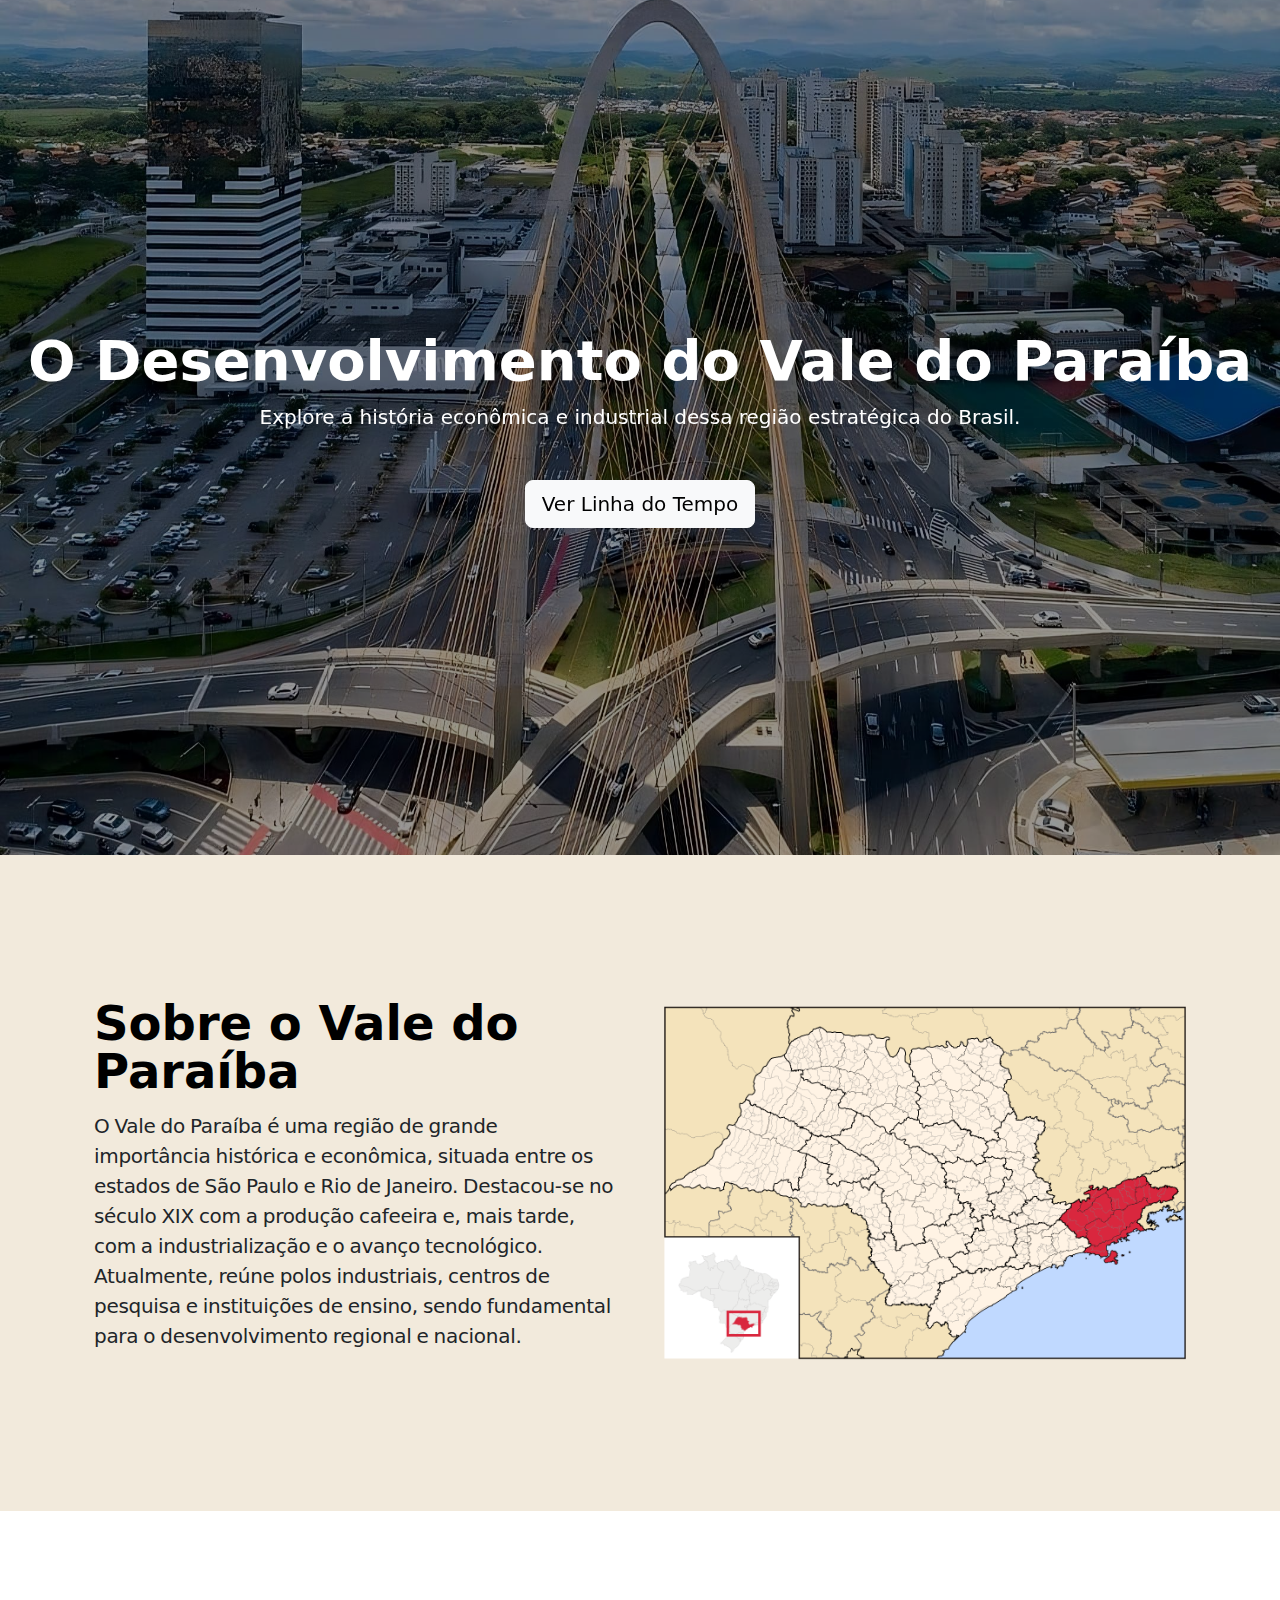
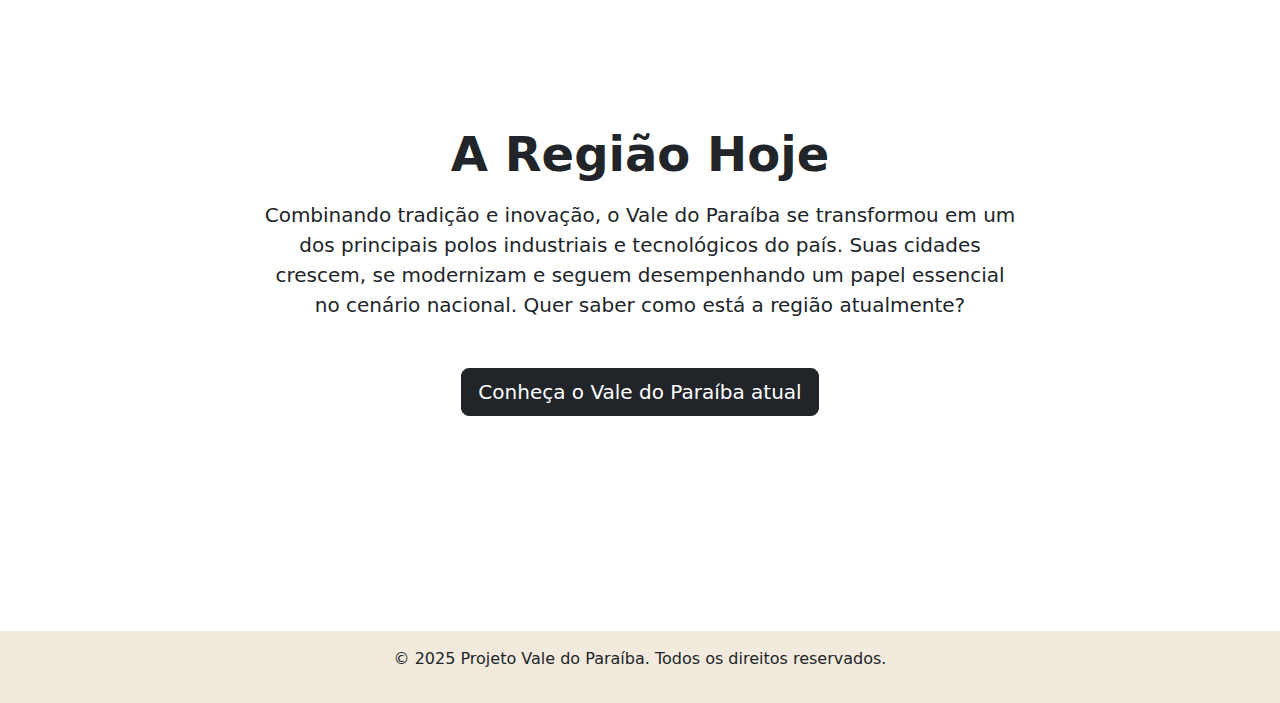
<file: index.html>
<!DOCTYPE html>
<html lang="pt-br">
  <head>
    <meta charset="UTF-8" />
    <meta name="viewport" content="width=device-width, initial-scale=1.0" />
    <title>Sobre o Vale do Paraíba</title>
    <link rel="icon" type="image/svg+xml" href="./mountain.svg">
    <link
      href="https://cdn.jsdelivr.net/npm/bootstrap@5.3.0/dist/css/bootstrap.min.css"
      rel="stylesheet"
    />
    <link rel="stylesheet" href="style.css" />
  </head>
  <body>
    <!--Parte inicial da página inicial contendo um carrossel feito em bootstrap e um texto que fica por cima 
        e um botão pra redirecionar para a parte da timeline-->
    <section>
      <div
        id="carouselExample"
        class="carousel slide position-relative"
        data-bs-ride="carousel"
        data-bs-interval="3000"
        style="height: 95vh; overflow: hidden"
      >
        <!-- Texto sobreposto -->
        <!--Texto e botão que vão levar para a página de timeline-->
        <div
          class="position-absolute top-0 start-0 w-100 h-100 d-flex flex-column justify-content-center align-items-center text-center"
          style="z-index: 2; background: rgba(0, 0, 0, 0.4)"
        >
          <h1 class="text-white fw-bold display-4">
            O Desenvolvimento do Vale do Paraíba
          </h1>
          <p class="text-white fw-normal lead mb-4">
            Explore a história econômica e industrial dessa região estratégica
            do Brasil.
          </p>
          <a href="timeline.html" class="btn btn-light btn-lg mt-4"
            >Ver Linha do Tempo</a
          >
        </div>

        <!-- Carrossel de imagens -->
        <!--Carrossel em bootstrap feito para mostrar algumas imagens do vale do paraíba-->
        <div class="carousel-inner" style="z-index: 1">
          <div class="carousel-item active">
            <img
              src="imgs/PonteEstaiada.jpeg"
              class="d-block w-100"
              alt="Imagem 1"
              style="height: 100vh; object-fit: cover"
            />
          </div>
          <div class="carousel-item">
            <img
              src="imgs/VincentinoAranha.jpeg"
              class="d-block w-100"
              alt="Imagem 2"
              style="height: 100vh; object-fit: cover"
            />
          </div>
          <div class="carousel-item">
            <img
              src="imgs/Cristo.png"
              class="d-block w-100"
              alt="Imagem 3"
              style="height: 100vh; object-fit: cover"
            />
          </div>
          <div class="carousel-item">
            <img
              src="imgs/Parque.jpg"
              class="d-block w-100"
              alt="Imagem 4"
              style="height: 100vh; object-fit: cover"
            />
          </div>
        </div>
      </div>
    </section>

    <!--Introduçãozinha-->
    <!--Pequena introdução sobre o vale do paraíba, feito como uma seção de texto normal para servir de introdução 
    para a seção que vai redirecionar para o vale atualmente-->
    <section class="bg-pastel py-5">
      <div class="container col-xxl-8 px-4 py-5">
        <div class="row flex-lg-row-reverse align-items-center g-5 py-5">
          <div class="col-10 col-sm-8 col-lg-6">
            <img
              src="imgs/SaoPaulo_Meso_ValedoParaibaPaulista.svg.png"
              class="d-block mx-lg-auto img-fluid"
              alt="Bootstrap Themes"
              loading="lazy"
            />
          </div>
          <div class="col-lg-6">
            <h1 class="display-5 fw-bold text-body-emphasis lh-1 mb-3">
              Sobre o Vale do Paraíba
            </h1>
            <p class="lead fw-normal" style="word-spacing: -1px; letter-spacing: -0.3px">O Vale do Paraíba é uma região de grande importância histórica e econômica, situada entre os estados de São Paulo e Rio de Janeiro. Destacou-se no século XIX com a produção cafeeira e, mais tarde, com a industrialização e o avanço tecnológico. Atualmente, reúne polos industriais, centros de pesquisa e instituições de ensino, sendo fundamental para o desenvolvimento regional e nacional.</p>
          </div>
        </div>
      </div>
    </section>
    <!-- Vale Atual -->
    <!--A Seção com o botão para redirecionar para o vale atual-->
    <section class="hero d-flex align-items-center justify-content-center text-center bg-white" style="height: 80vh;">
  <div style="z-index: 2; max-width: 800px; margin: 0 auto; padding: 0 20px;">
    <h1 class="fw-bold display-4 text-dark mb-3">A Região Hoje</h1>
    <p class="text-dark fw-normal lead mb-4">
      Combinando tradição e inovação, o Vale do Paraíba se transformou em um dos principais polos industriais e tecnológicos do país. Suas cidades crescem, se modernizam e seguem desempenhando um papel essencial no cenário nacional. Quer saber como está a região atualmente?
    </p>
    <a href="valeatual.html" class="btn btn-dark btn-lg mt-4">
      Conheça o Vale do Paraíba atual
    </a>
  </div>
</section>

    <!-- Footer -->
    <!--É o footer-->
    <footer class="text-dark bg-pastel">
      <div>
        <p>
          &copy; 2025 Projeto Vale do Paraíba. Todos os direitos reservados.
        </p>
      </div>
    </footer>

    <script src="https://cdn.jsdelivr.net/npm/bootstrap@5.3.0/dist/js/bootstrap.bundle.min.js"></script>
  </body>
</html>
</file>
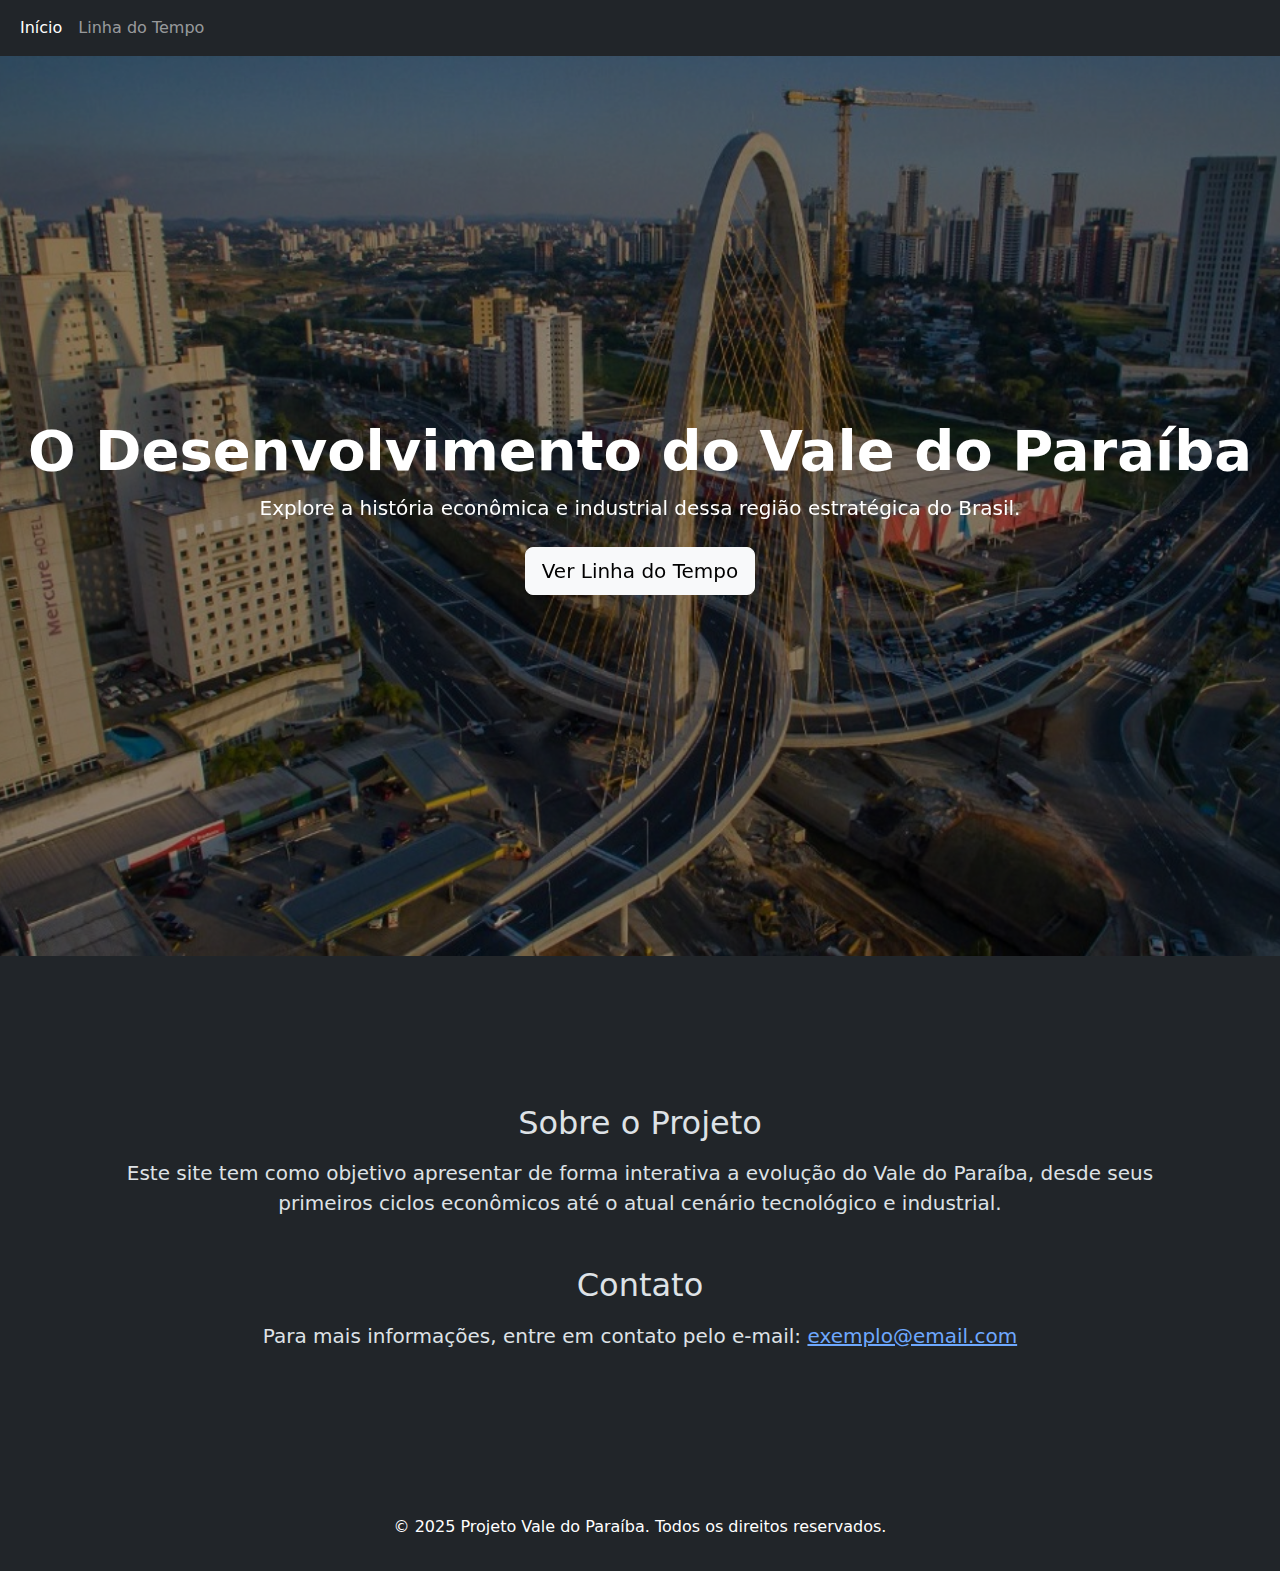
<file: home.html>
<!DOCTYPE html>
<html lang="pt-br" data-bs-theme="dark">
  <head>
    <meta charset="UTF-8" />
    <meta name="viewport" content="width=device-width, initial-scale=1.0" />
    <title>Vale do Paraíba - Desenvolvimento</title>
    <link
      href="https://cdn.jsdelivr.net/npm/bootstrap@5.3.0/dist/css/bootstrap.min.css"
      rel="stylesheet"
    />
    <link rel="stylesheet" href="style.css" />
  </head>
  <body class="azulzinho theme-dark">
    <!-- Navbar -->
    <section>
      <nav class="navbar navbar-expand-lg navbar-dark navbar-custom">
        <div class="container-fluid">
          <button
            class="navbar-toggler"
            type="button"
            data-bs-toggle="collapse"
            data-bs-target="#navbarNav"
          >
            <span class="navbar-toggler-icon"></span>
          </button>
          <div class="collapse navbar-collapse" id="navbarNav">
            <ul class="navbar-nav">
              <li class="nav-item">
                <a class="nav-link active" href="home.html">Início</a>
              </li>
              <li class="nav-item">
                <a class="nav-link" href="timeline.html">Linha do Tempo</a>
              </li>
            </ul>
          </div>
        </div>
      </nav>
    </section>

    <section>
      <div
        id="carouselExample"
        class="carousel slide position-relative"
        data-bs-ride="carousel"
        style="height: 100vh; overflow: hidden"
      >
        <!-- Texto sobreposto -->
        <div
          class="position-absolute top-0 start-0 w-100 h-100 d-flex flex-column justify-content-center align-items-center text-center"
          style="z-index: 2; background: rgba(0, 0, 0, 0.4)"
        >
          <h1 class="text-white fw-bold display-4">
            O Desenvolvimento do Vale do Paraíba
          </h1>
          <p class="text-white lead mb-4">
            Explore a história econômica e industrial dessa região estratégica
            do Brasil.
          </p>
          <a href="#timeline" class="btn btn-light btn-lg"
            >Ver Linha do Tempo</a
          >
        </div>

        <!-- Carrossel de imagens -->
        <div class="carousel-inner" style="z-index: 1">
          <div class="carousel-item active">
            <img
              src="2011832.jpeg"
              class="d-block w-100"
              alt="Imagem 1"
              style="height: 100vh; object-fit: cover"
            />
          </div>
          <div class="carousel-item">
            <img
              src="PanoramSJC.jpg"
              class="d-block w-100"
              alt="Imagem 2"
              style="height: 100vh; object-fit: cover"
            />
          </div>
          <div class="carousel-item">
            <img
              src="2011832.jpeg"
              class="d-block w-100"
              alt="Imagem 3"
              style="height: 100vh; object-fit: cover"
            />
          </div>
        </div>
      </div>
    </section>

    <!-- Seções futuras -->
    <section class="hero">
      <div class="container my-5" id="sobre">
        <h2>Sobre o Projeto</h2>
        <p>
          Este site tem como objetivo apresentar de forma interativa a evolução
          do Vale do Paraíba, desde seus primeiros ciclos econômicos até o atual
          cenário tecnológico e industrial.
        </p>
      </div>

      <div class="container my-5" id="contato">
        <h2>Contato</h2>
        <p>
          Para mais informações, entre em contato pelo e-mail:
          <a href="mailto:exemplo@email.com">exemplo@email.com</a>
        </p>
      </div>
    </section>

    <!-- Footer -->
    <footer>
      <div class="container">
        <p>
          &copy; 2025 Projeto Vale do Paraíba. Todos os direitos reservados.
        </p>
      </div>
    </footer>

    <script src="https://cdn.jsdelivr.net/npm/bootstrap@5.3.0/dist/js/bootstrap.bundle.min.js"></script>
  </body>
</html>
</file>
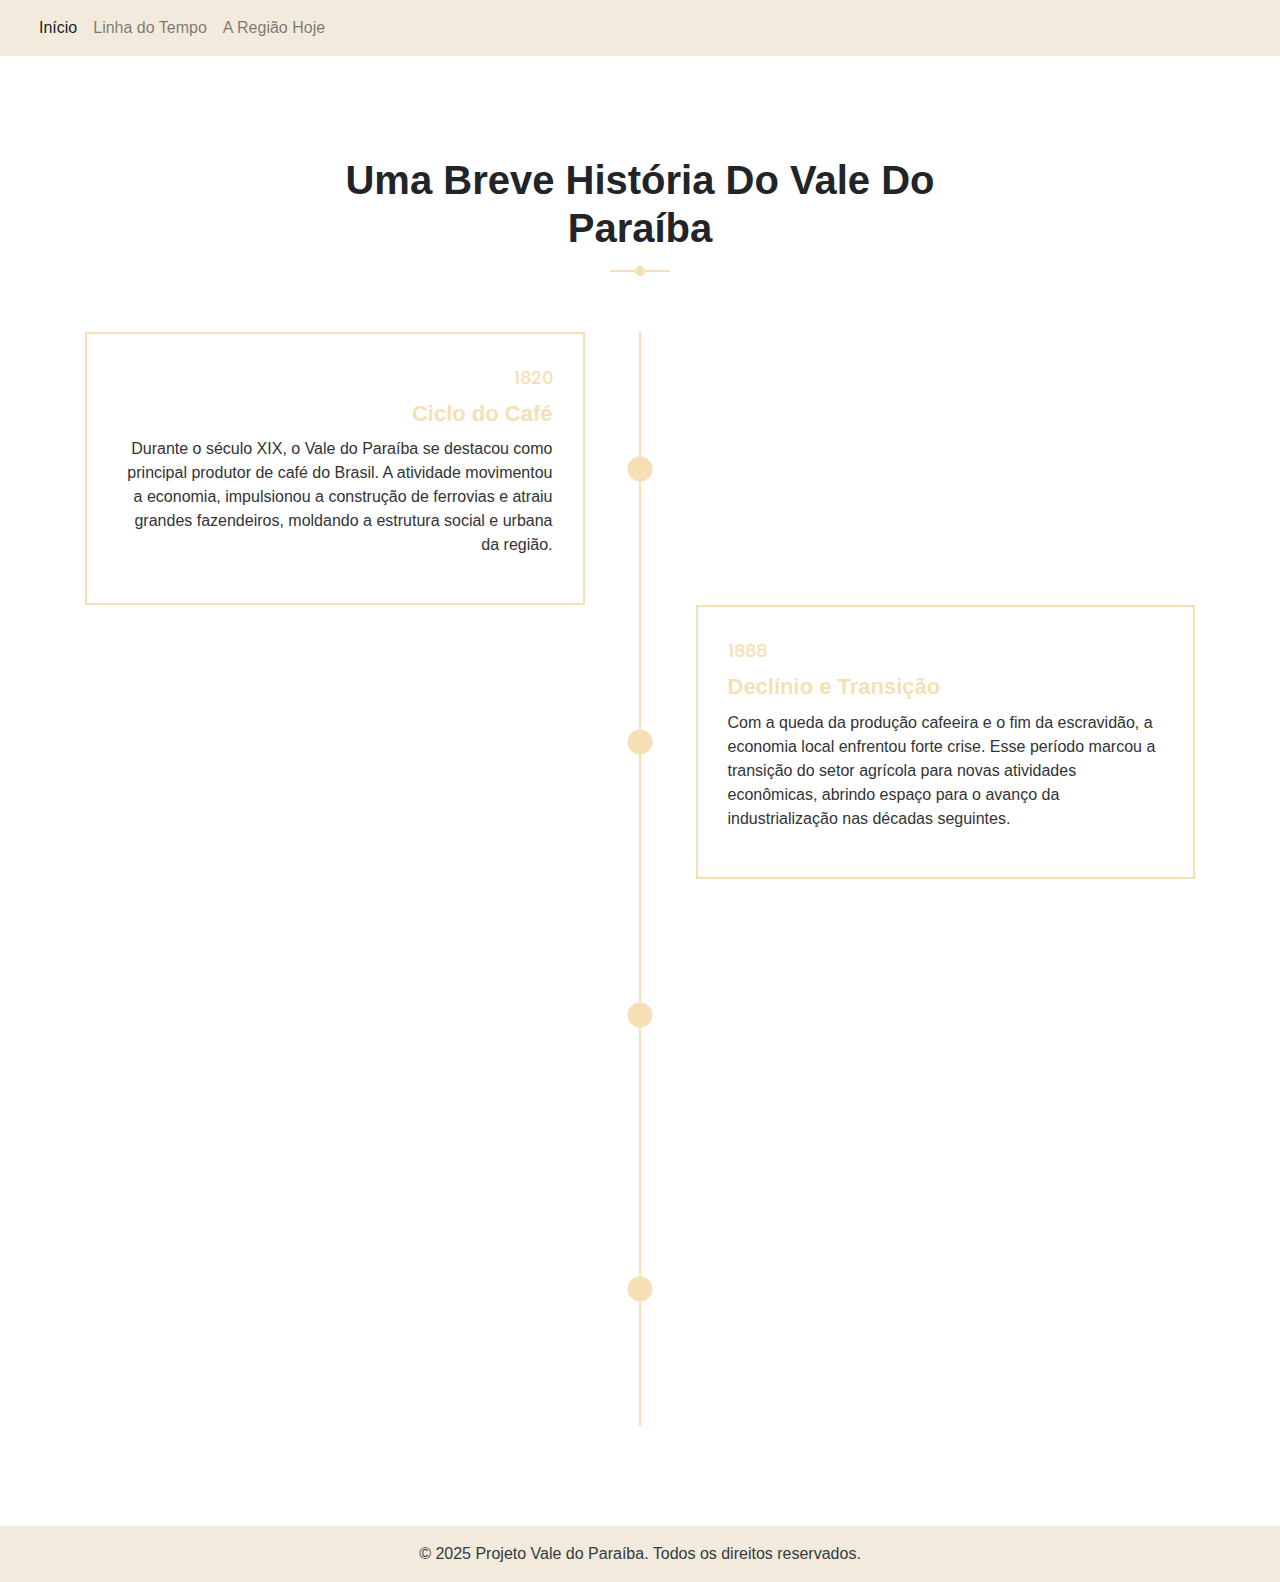
<file: timeline.html>
<!DOCTYPE html>
<html lang="pt-br">
  <head>
    <meta charset="UTF-8" />
    <meta name="viewport" content="width=device-width, initial-scale=1.0" />
    <title>Linha do Tempo</title>
    <link rel="icon" type="image/svg+xml" href="./mountain.svg">
    <link
      href="https://cdn.jsdelivr.net/npm/bootstrap@5.3.0/dist/css/bootstrap.min.css"
      rel="stylesheet"
    />
    <link rel="stylesheet" href="style.css" />
    <link
      href="//maxcdn.bootstrapcdn.com/bootstrap/4.1.1/css/bootstrap.min.css"
      rel="stylesheet"
      id="bootstrap-css"
    />
    <!--tem duas versões do bootstrap no projeto devido a timeline ter sido feita no bootstrap 4-->
    <script src="//maxcdn.bootstrapcdn.com/bootstrap/4.1.1/js/bootstrap.min.js"></script>
    <script src="//cdnjs.cloudflare.com/ajax/libs/jquery/3.2.1/jquery.min.js"></script>
    <link
      href="https://cdn.jsdelivr.net/npm/aos@2.3.4/dist/aos.css"
      rel="stylesheet"
    />
  </head>
  <body class="theme-dark">
    <!-- Navbar -->
    <!--A Navbar do próprio bootstrap para facilitar na organização e navegação entre as páginas-->
    <section class="bg-pastel">
      <nav class="navbar navbar-expand-lg navbar-light bg-pastel">
        <div class="container-fluid">
          <button
            class="navbar-toggler"
            type="button"
            data-bs-toggle="collapse"
            data-bs-target="#navbarNav"
            aria-controls="navbarNav"
            aria-expanded="false"
            aria-label="Toggle navigation"
          >
            <span class="navbar-toggler-icon"></span>
          </button>
          <div class="collapse navbar-collapse" id="navbarNav">
            <ul class="navbar-nav">
              <li class="nav-item">
                <a class="nav-link active" href="index.html">Início</a>
              </li>
              <li class="nav-item">
                <a class="nav-link" href="timeline.html">Linha do Tempo</a>
              </li>
              <li class="nav-item">
                <a class="nav-link" href="valeatual.html">A Região Hoje</a>
              </li>
            </ul>
          </div>
        </div>
      </nav>
    </section>

    <!--Timeline feita a partir de um modelo feito no bootstrap 4-->
    <link
      href="https://fonts.googleapis.com/css?family=Open+Sans:400,600,700|Poppins:400,500,600,700"
      rel="stylesheet"
    />
    <section class="experience pt-100 pb-100" id="experience">
      <div class="container">
        <div class="row">
          <div class="col-xl-8 mx-auto text-center">
            <div class="section-title">
              <h4>Uma breve história do Vale do Paraíba</h4>
              <p style="color: white"></p>
            </div>
          </div>
        </div>
        <div class="row">
          <div class="col-xl-12">
            <ul class="timeline-list">
              <!-- Single Experience -->
              <li>
                <div class="timeline_content" data-aos="fade-up">
                  <span>1820</span>
                  <h4>Ciclo do Café</h4>
                  <p>
                    Durante o século XIX, o Vale do Paraíba se destacou como principal produtor de café do Brasil. A atividade movimentou a economia, impulsionou a construção de ferrovias e atraiu grandes fazendeiros, moldando a estrutura social e urbana da região.
                  </p>
                </div>
              </li>
              <!-- Single Experience -->
              <li>
                <div class="timeline_content" data-aos="fade-up">
                  <span>1888</span>
                  <h4>Declínio e Transição</h4>
                  <p>
                    Com a queda da produção cafeeira e o fim da escravidão, a economia local enfrentou forte crise. Esse período marcou a transição do setor agrícola para novas atividades econômicas, abrindo espaço para o avanço da industrialização nas décadas seguintes.
                  </p>
                </div>
              </li>
              <!-- Single Experience -->
              <li>
                <div class="timeline_content" data-aos="fade-up">
                  <span>1950</span>
                  <h4>Crescimento Industrial</h4>
                  <p>
                    No século XX, o Vale se transformou em um importante polo industrial, com destaque para os setores metalúrgico, automobilístico e aeroespacial. A chegada de empresas e a melhoria na infraestrutura deram início a um processo de urbanização acelerado.
                  </p>
                </div>
              </li>
              <!-- Single Experience -->
              <li>
                <div class="timeline_content" data-aos="fade-up">
                  <span>2000</span>
                  <h4>Centro Tecnológico</h4>
                  <p>
                    Atualmente, o Vale do Paraíba abriga universidades renomadas, centros de pesquisa e indústrias de alta tecnologia. A região se consolidou como um dos principais polos de inovação do país, combinando desenvolvimento econômico com qualidade de vida.
                  </p>
                </div>
              </li>
            </ul>
          </div>
        </div>
      </div>
    </section>
    <!-- Footer -->
    <footer class="text-dark text-center py-3 bg-pastel">
      <div class="container">
        <p class="mb-0">
          &copy; 2025 Projeto Vale do Paraíba. Todos os direitos reservados.
        </p>
      </div>
    </footer>
    <!--Script para deixar um efeito de "pop in" e "pop out"-->
    <script src="https://cdn.jsdelivr.net/npm/bootstrap@5.3.0/dist/js/bootstrap.bundle.min.js"></script>
    <script src="https://cdn.jsdelivr.net/npm/aos@2.3.4/dist/aos.js"></script>
    <script>
      AOS.init();
    </script>
  </body>
</html>
</file>
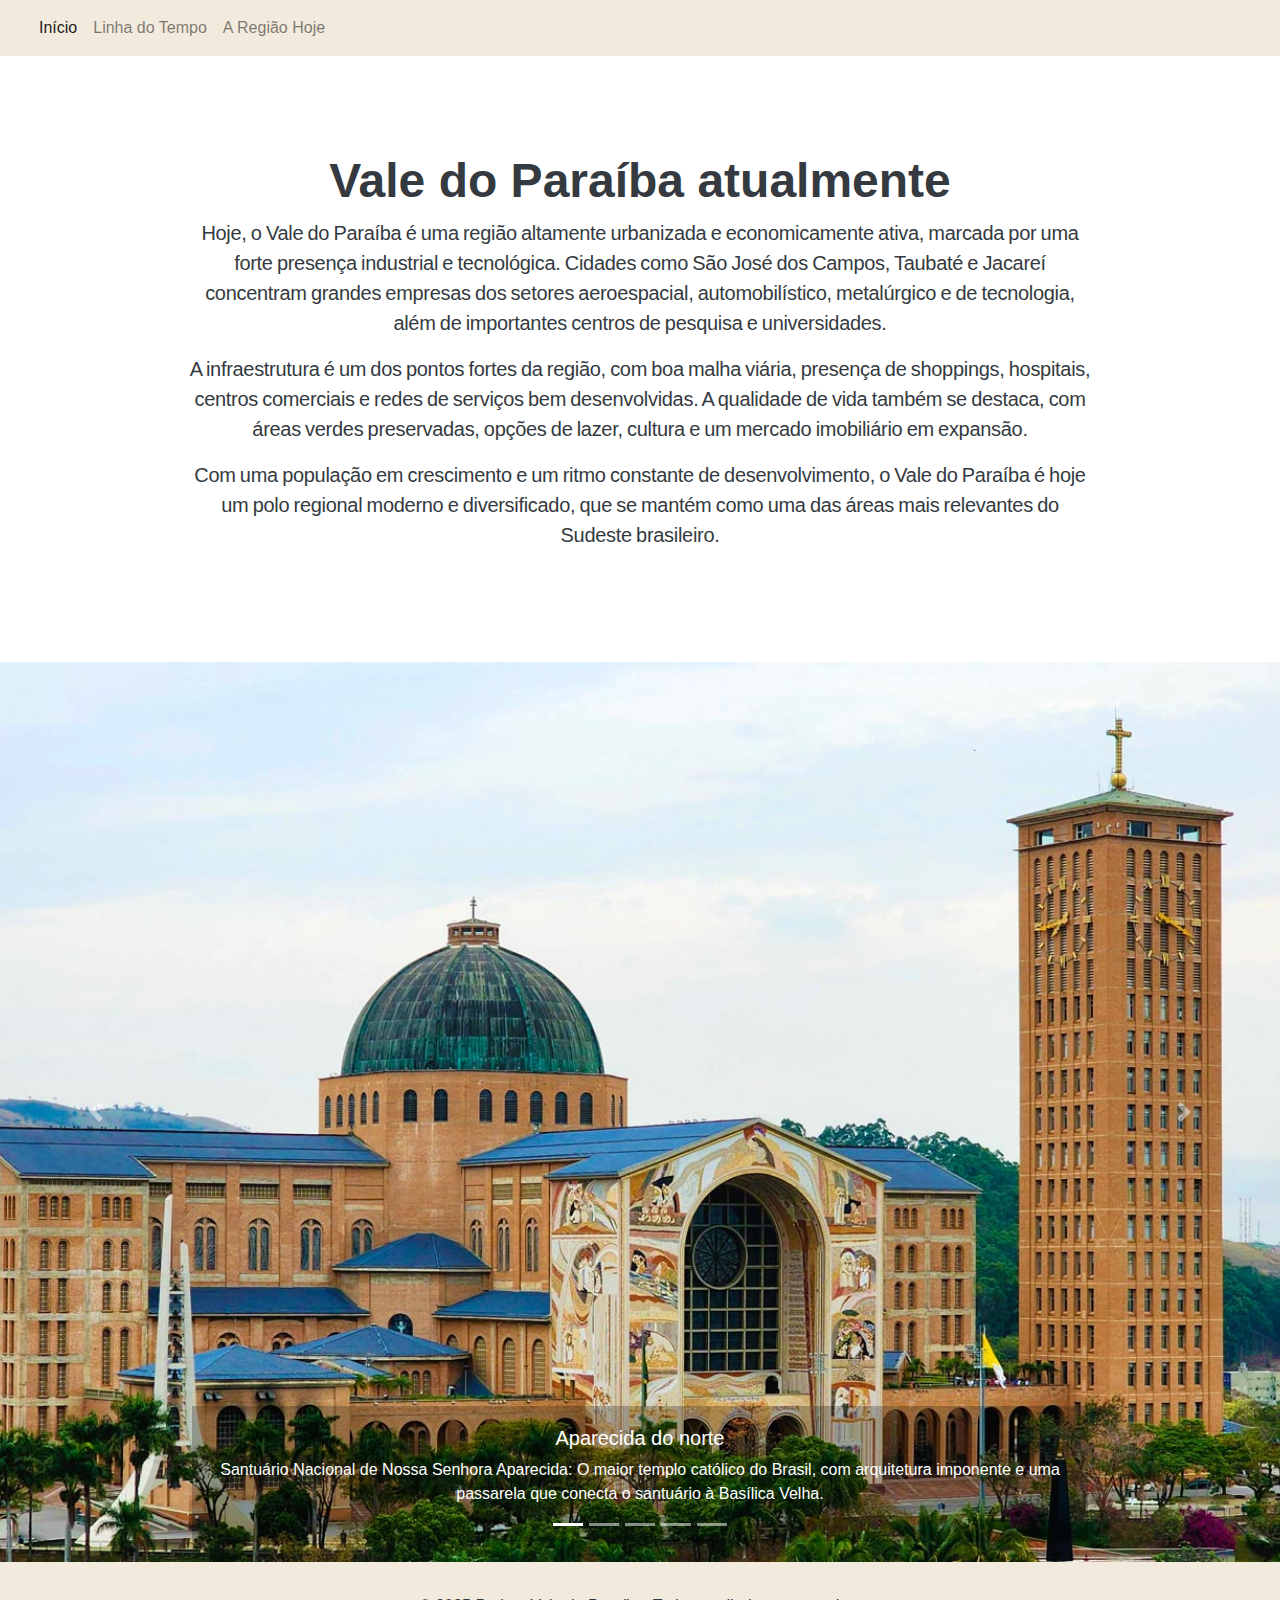
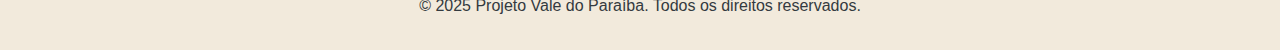
<file: valeatual.html>
<!DOCTYPE html>
<html lang="pt-br">
  <head>
    <meta charset="UTF-8" />
    <meta name="viewport" content="width=device-width, initial-scale=1.0" />
    <title>A Região Hoje</title>
    <link rel="icon" type="image/svg+xml" href="./mountain.svg">
    <link
      href="https://cdn.jsdelivr.net/npm/bootstrap@5.3.0/dist/css/bootstrap.min.css"
      rel="stylesheet"
    />
    <link rel="stylesheet" href="style.css" />
    <link
      href="//maxcdn.bootstrapcdn.com/bootstrap/4.1.1/css/bootstrap.min.css"
      rel="stylesheet"
      id="bootstrap-css"
    />
    <script src="//maxcdn.bootstrapcdn.com/bootstrap/4.1.1/js/bootstrap.min.js"></script>
    <script src="//cdnjs.cloudflare.com/ajax/libs/jquery/3.2.1/jquery.min.js"></script>
    <link
      href="https://cdn.jsdelivr.net/npm/aos@2.3.4/dist/aos.css"
      rel="stylesheet"
    />
    <style>
      html,
      body {
        height: 100%;
        margin: 0;
        padding: 0;
      }

      body {
        display: flex;
        flex-direction: column;
      }

      main {
        flex: 1;
      }

      footer p {
        margin: 0;
        padding: 1rem;
        text-align: center;
      }
    </style>
  </head>
  <body class="theme-dark">
    <!-- Navbar -->
    <section class="bg-pastel">
      <nav class="navbar navbar-expand-lg navbar-light bg-pastel">
        <div class="container-fluid">
          <button
            class="navbar-toggler"
            type="button"
            data-bs-toggle="collapse"
            data-bs-target="#navbarNav"
            aria-controls="navbarNav"
            aria-expanded="false"
            aria-label="Toggle navigation"
          >
            <span class="navbar-toggler-icon"></span>
          </button>
          <div class="collapse navbar-collapse" id="navbarNav">
            <ul class="navbar-nav">
              <li class="nav-item">
                <a class="nav-link active" href="index.html">Início</a>
              </li>
              <li class="nav-item">
                <a class="nav-link" href="timeline.html">Linha do Tempo</a>
              </li>
              <li class="nav-item">
                <a class="nav-link" href="valeatual.html">A Região Hoje</a>
              </li>
            </ul>
          </div>
        </div>
      </nav>
    </section>

    <!--Texto sobre a região atualmente-->
    <section class="text-dark py-5 bg-white">
    <div class="container col-xxl-8 px-4 py-5">
      <div class="row justify-content-center text-center">
        <div class="col-lg-10">
          <h1 class="display-5 fw-bold text-dark">
            Vale do Paraíba atualmente
          </h1>
          <p class="lead fw-normal" style="word-spacing: -1px; letter-spacing: -0.3px">
            Hoje, o Vale do Paraíba é uma região altamente urbanizada e economicamente ativa, marcada por uma forte presença industrial e tecnológica. Cidades como São José dos Campos, Taubaté e Jacareí concentram grandes empresas dos setores aeroespacial, automobilístico, metalúrgico e de tecnologia, além de importantes centros de pesquisa e universidades.
          </p>
          <p class="lead fw-normal" style="word-spacing: -1px; letter-spacing: -0.3px">
            A infraestrutura é um dos pontos fortes da região, com boa malha viária, presença de shoppings, hospitais, centros comerciais e redes de serviços bem desenvolvidas. A qualidade de vida também se destaca, com áreas verdes preservadas, opções de lazer, cultura e um mercado imobiliário em expansão.
          </p>
          <p class="lead fw-normal" style="word-spacing: -1px; letter-spacing: -0.3px">
            Com uma população em crescimento e um ritmo constante de desenvolvimento, o Vale do Paraíba é hoje um polo regional moderno e diversificado, que se mantém como uma das áreas mais relevantes do Sudeste brasileiro.
          </p>
        </div>
      </div>
    </div>
  </section>

  <!--Carrossel com imagens do vale do paraíba-->
  <!--Por ser algo mais de curiosidades e informações gerais sobre a região, achei interessante mostrar em outro carrossel 
  imagens de pontos turísticos das cidades mais populares da região-->
  <section>
    <div id="carouselExampleCaptions" class="carousel slide">
  <div class="carousel-indicators">
    <button type="button" data-bs-target="#carouselExampleCaptions" data-bs-slide-to="0" class="active" aria-current="true" aria-label="Slide 1"></button>
    <button type="button" data-bs-target="#carouselExampleCaptions" data-bs-slide-to="1" aria-label="Slide 2"></button>
    <button type="button" data-bs-target="#carouselExampleCaptions" data-bs-slide-to="2" aria-label="Slide 3"></button>
    <button type="button" data-bs-target="#carouselExampleCaptions" data-bs-slide-to="3" aria-label="Slide 4"></button>
    <button type="button" data-bs-target="#carouselExampleCaptions" data-bs-slide-to="4" aria-label="Slide 5"></button>
  </div>
  <div class="carousel-inner">
    <div class="carousel-item active">
      <img src="imgs/Aparecida.jpeg" class="d-block w-100" alt="...">
      <div class="carousel-caption d-none d-md-block" style="background: rgba(0, 0, 0, 0.241)">
        <h5>Aparecida do norte</h5>
        <p class="fw-normal">Santuário Nacional de Nossa Senhora Aparecida: O maior templo católico do Brasil, com arquitetura imponente e uma passarela que conecta o santuário à Basílica Velha.</p>
      </div>
    </div>
    <div class="carousel-item">
      <img src="imgs/ParquedaCidadeJacarei.jpg" class="d-block w-100" alt="...">
      <div class="carousel-caption d-none d-md-block" style="background: rgba(0, 0, 0, 0.241)">
        <h5>Jacareí</h5>
        <p class="fw-normal">Parque da Cidade de Jacareí um espaço de lazer com árvores grandes que formam um pequeno bosque, nascentes, jardim japonês e diversos equipamentos para diversão de adultos, crianças e terceira idade. .</p>
      </div>
    </div>
    <div class="carousel-item">
      <img src="imgs/ParoquiaTaubate.jpg" class="d-block w-100" alt="...">
      <div class="carousel-caption d-none d-md-block" style="background: rgba(0, 0, 0, 0.241)">
        <h5>Taubaté</h5>
        <p class="fw-normal">Paróquia Nossa Senhora do Rosário, localizada na região central de Taubaté, é o primeiro erguido no mundo em homenagem à Santa Teresinha e é inspirada na igreja de Saint Pierre de Lisieux.</p>
      </div>
    </div>
    <div class="carousel-item">
      <img src="imgs/MuseuPinda.jpeg" class="d-block w-100" alt="...">
      <div class="carousel-caption d-none d-md-block" style="background: rgba(0, 0, 0, 0.241)">
        <h5>Pindamonhangaba</h5>
        <p class="fw-normal"> Museu Histórico e Pedagógico D. Pedro & Dona Leopoldina em Pindamonhangaba. O espaço foi criado em 1957, sendo numa das salas do Palacete Visconde da Palmeira. O prédio foi tombado em 1969.</p>
      </div>
    </div>
    <div class="carousel-item">
      <img src="imgs/PonteEstaida2.jpg" class="d-block w-100" alt="...">
      <div class="carousel-caption d-none d-md-block" style="background: rgba(0, 0, 0, 0.241)">
        <h5>São José dos Campos</h5>
        <p class="fw-normal"> A Ponte Estaiada de São José dos Campos é um dos principais cartões-postais da cidade, ligando importantes vias urbanas com um design moderno e arrojado. Sua estrutura simboliza o desenvolvimento e a inovação tecnológica da região.</p>
      </div>
    </div>
  </div>
  <button class="carousel-control-prev" type="button" data-bs-target="#carouselExampleCaptions" data-bs-slide="prev">
    <span class="carousel-control-prev-icon" aria-hidden="true"></span>
    <span class="visually-hidden">Previous</span>
  </button>
  <button class="carousel-control-next" type="button" data-bs-target="#carouselExampleCaptions" data-bs-slide="next">
    <span class="carousel-control-next-icon" aria-hidden="true"></span>
    <span class="visually-hidden">Next</span>
  </button>
</div>
  </section>
    </main>

    <!-- Footer -->
    <footer class="text-dark bg-pastel">
      <div>
        <p>
          &copy; 2025 Projeto Vale do Paraíba. Todos os direitos reservados.
        </p>
      </div>
    </footer>

    <script src="https://cdn.jsdelivr.net/npm/bootstrap@5.3.0/dist/js/bootstrap.bundle.min.js"></script>
    <script src="https://cdn.jsdelivr.net/npm/aos@2.3.4/dist/aos.js"></script>
    <script>
      AOS.init();
    </script>
  </body>
</html>
</file>
<file: style.css>
.hero {
  padding: 100px 20px;
  text-align: center;
}
.hero h1 {
  font-size: 3rem;
  font-weight: bold;
}
.hero p {
  font-size: 1.25rem;
  margin-top: 1rem;
  margin-bottom: 2rem;
}
footer {
  background-color: #212529;
  color: white;
  padding: 1rem 0;
  text-align: center;
}

.pt-100 {
  padding-top: 100px;
}
.pb-100 {
  padding-bottom: 100px;
}
.section-title {
  margin-bottom: 60px;
}
.section-title p {
  color: #777;
  font-size: 16px;
}
.section-title h4 {
  text-transform: capitalize;
  font-size: 40px;
  position: relative;
  padding-bottom: 20px;
  margin-bottom: 20px;
  font-weight: 600;
}
.section-title h4:before {
  position: absolute;
  content: "";
  width: 60px;
  height: 2px;
  background-color: #f7dfb5;
  bottom: 0;
  left: 50%;
  margin-left: -30px;
}
.section-title h4:after {
  position: absolute;
  background-color: #f7dfb5;
  content: "";
  width: 10px;
  height: 10px;
  bottom: -4px;
  left: 50%;
  margin-left: -5px;
  border-radius: 50%;
}
ul.timeline-list {
  position: relative;
  margin: 0;
  padding: 0;
}
ul.timeline-list:before {
  position: absolute;
  content: "";
  width: 2px;
  height: 100%;
  background-color: #f7dfb5;
  left: 50%;
  top: 0;
  -webkit-transform: translateX(-50%);
  transform: translateX(-50%);
}
ul.timeline-list li {
  position: relative;
  clear: both;
  display: table;
}
.timeline_content {
  border: 2px solid #f7dfb5;
  background-color: #fff;
}
ul.timeline-list li .timeline_content {
  width: 45%;
  color: #333;
  padding: 30px;
  float: left;
  text-align: right;
}
ul.timeline-list li:nth-child(2n) .timeline_content {
  float: right;
  text-align: left;
}
.timeline_content h4 {
  font-size: 22px;
  font-weight: 600;
  margin: 10px 0;
  color: #f7dfb5;
}
ul.timeline-list li:before {
  position: absolute;
  content: "";
  width: 25px;
  height: 25px;
  background-color: #f7dfb5;
  left: 50%;
  top: 50%;
  -webkit-transform: translate(-50%, -50%);
  transform: translate(-50%, -50%);
  border-radius: 50%;
}
.timeline_content span {
  font-size: 18px;
  font-weight: 500;
  font-family: poppins;
  color: #f7dfb5;
}
.bg-pastel {
  background: linear-gradient(to bottom, #f2eadc);
}

.bg-white {
  background: linear-gradient(to bottom, white);
}
#carouselExampleCaptions .carousel-item {
  transition: none !important;
}
#carouselExampleCaptions .carousel-item img {
  height: 100vh;
  object-fit: cover;
}
</file>
